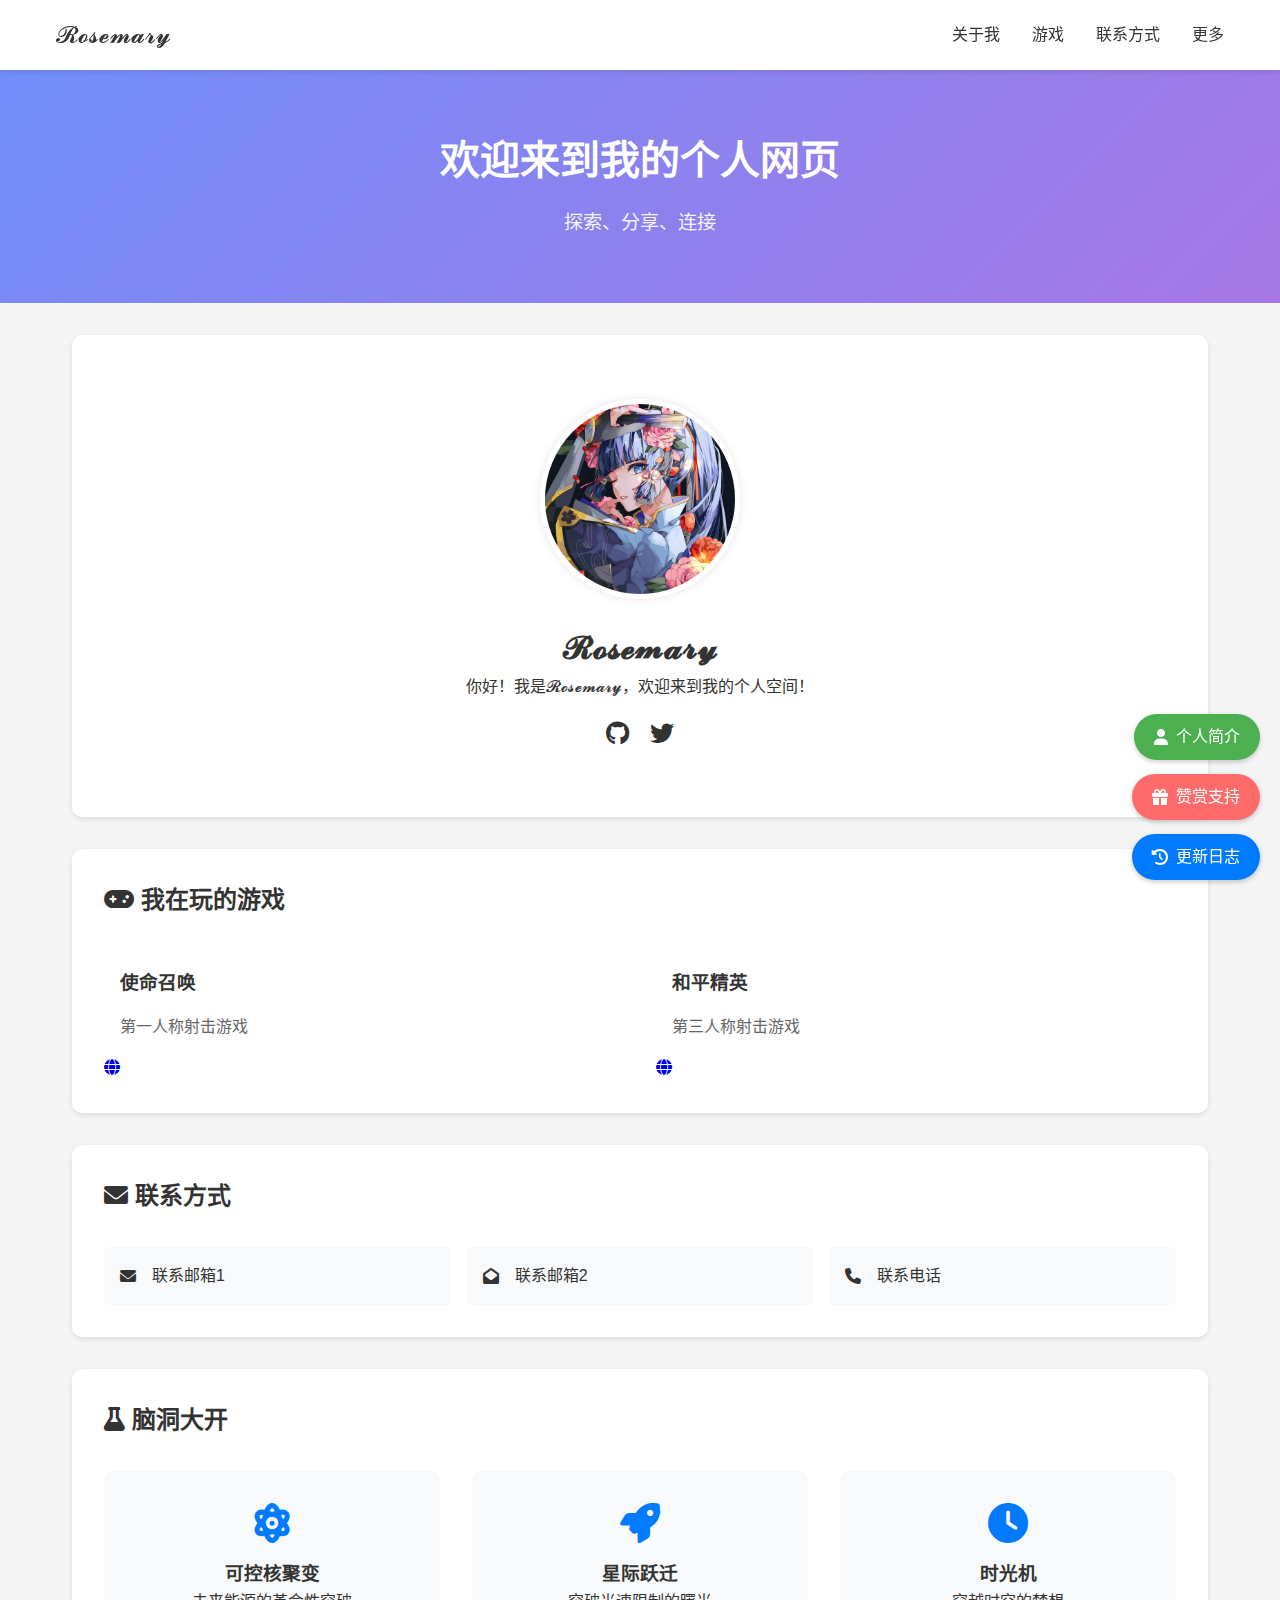
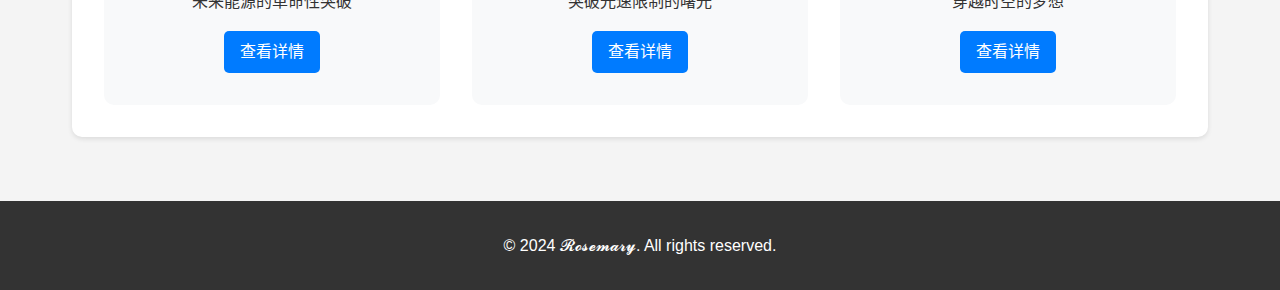
<file: index.html>
<!DOCTYPE html>
<html lang="zh-CN">
<head>
    <meta charset="UTF-8">
    <meta name="viewport" content="width=device-width, initial-scale=1.0">
    <title>Rosemary的个人网页</title>
    <link href="style.css" rel="stylesheet" />
    <link rel="stylesheet" href="https://cdnjs.cloudflare.com/ajax/libs/font-awesome/6.0.0/css/all.min.css">
</head>
<body>
    <nav class="navbar">
        <div class="nav-container">
            <a href="#" class="nav-logo">𝓡𝓸𝓼𝓮𝓶𝓪𝓻𝔂</a>
            <ul class="nav-menu">
                <li><a href="#about">关于我</a></li>
                <li><a href="#games">游戏</a></li>
                <li><a href="#contact">联系方式</a></li>
                <li><a href="#more">更多</a></li>
            </ul>
        </div>
    </nav>
    <div class="hero-section">
        <h1>欢迎来到我的个人网页</h1>
        <p class="subtitle">探索、分享、连接</p>
    </div>

    <div class="container">
        <section id="about" class="section">
            <div class="profile-card">
                <img src="IMG_20240917_154354.jpg" alt="Profile Picture" class="profile-pic">
                <h1>𝓡𝓸𝓼𝓮𝓶𝓪𝓻𝔂</h1>
                <p class="bio">你好！我是𝓡𝓸𝓼𝓮𝓶𝓪𝓻𝔂，欢迎来到我的个人空间！</p>
                
                <div class="social-icons">
                    <a href="https://github.com/137458" target="_blank"><i class="fab fa-github"></i></a>
                    <a href="https://x.com/afga643673" target="_blank"><i class="fab fa-twitter"></i></a>
                </div>
            </div>
        </section>
        <section id="games" class="section">
            <h2><i class="fas fa-gamepad"></i> 我在玩的游戏</h2>
            <div class="games-grid">
                <div class="game-card">
                    <h3>使命召唤</h3>
                    <p>第一人称射击游戏</p>
                    <a href="https://www.callofduty.com/" target="_blank"><i class="fas fa-globe"></i></a>
                </div>
                <div class="game-card">
                    <h3>和平精英</h3>
                    <p>第三人称射击游戏</p>
                    <a href="https://www.pubg.com/" target="_blank"><i class="fas fa-globe"></i></a>
                </div>
            </div>
        </section>

        <section id="contact" class="section">
            <h2><i class="fas fa-envelope"></i> 联系方式</h2>
            <div class="contact-grid">
                <div class="contact-item">
                    <i class="fas fa-envelope"></i>
                    <a href="mailto:463690653@qq.com">联系邮箱1</a>
                </div>
                <div class="contact-item">
                    <i class="fas fa-envelope-open"></i>
                    <a href="mailto:gaaf14738@gmail.com">联系邮箱2</a>
                </div>
                <div class="contact-item">
                    <i class="fas fa-phone"></i>
                    <a href="tel:+8619840789720">联系电话</a>
                </div>
            </div>
        </section>

        <section id="more" class="section">
            <h2><i class="fas fa-flask"></i> 脑洞大开</h2>
            <div class="projects-grid">
                <div class="project-card">
                    <i class="fas fa-atom"></i>
                    <h3>可控核聚变</h3>
                    <p>未来能源的革命性突破</p>
                    <a href="画饼.html" class="btn">查看详情</a>
                </div>
                <div class="project-card">
                    <i class="fas fa-rocket"></i>
                    <h3>星际跃迁</h3>
                    <p>突破光速限制的曙光</p>
                    <a href="画饼.html" class="btn">查看详情</a>
                </div>
                <div class="project-card">
                    <i class="fas fa-clock"></i>
                    <h3>时光机</h3>
                    <p>穿越时空的梦想</p>
                    <a href="画饼.html" class="btn">查看详情</a>
                </div>
            </div>
        </section>
    </div>
    <div class="changelog-button" onclick="showChangelog()">
        <i class="fas fa-history"></i>
        更新日志
    </div>

    <div id="changelog-modal" class="modal">
        <div class="modal-content">
            <span class="close-button" onclick="closeChangelog()">&times;</span>
            <h2>更新日志</h2>
            <div class="changelog-entries">
                <div class="changelog-entry">
                    <h3>2024-12-01</h3>
                    <ul>
                        <li>新增导航栏</li>
                        <li>优化页面布局</li>
                        <li>添加更新日志功能</li>
                        <li>引入Font Awesome图标库</li>
                        <li>优化游戏卡片布局</li>
                        <li>添加赞赏支持</li>
                        <li>添加个人简介</li>
                        
                    </ul>
                </div>
                <div class="changelog-entry">
                    <h3>2024-11-19</h3>
                    <ul>
                        <li>创建初始页面</li>
                        <li>添加个人简介</li>
                        <li>添加联系方式</li>
                        <li>添加游戏卡片</li>
                        <li>添加脑洞大开卡片</li>
                    </ul>
                </div>
            </div>
        </div>
    </div>

    <footer class="footer">
        <p>&copy; 2024 𝓡𝓸𝓼𝓮𝓶𝓪𝓻𝔂. All rights reserved.</p>
    </footer>
<div class="intro-button" onclick="showIntro()">
    <i class="fas fa-user"></i>
    个人简介
</div>



<div class="donate-button" onclick="showDonate()">
    <i class="fas fa-gift"></i>
    赞赏支持
</div>
    <script>
    function showIntro() {
        document.getElementById('intro-modal').style.display = 'block';
    }
    
    function closeIntro() {
        document.getElementById('intro-modal').style.display = 'none';
    }
    
    window.onclick = function(event) {
        let changelogModal = document.getElementById('changelog-modal');
        let donateModal = document.getElementById('donate-modal');
        let introModal = document.getElementById('intro-modal');
        
        if (event.target == changelogModal) {
            changelogModal.style.display = 'none';
        }
        if (event.target == donateModal) {
            donateModal.style.display = 'none';
        }
        if (event.target == introModal) {
            introModal.style.display = 'none';
        }
    }
        function showChangelog() {
            document.getElementById('changelog-modal').style.display = 'block';
        }
        
        function closeChangelog() {
            document.getElementById('changelog-modal').style.display = 'none';
        }
        
        window.onclick = function(event) {
            let modal = document.getElementById('changelog-modal');
                if (event.target == modal) {
                modal.style.display = 'none';
            }
        }
    function showDonate() {
        document.getElementById('donate-modal').style.display = 'block';
    }
    
    function closeDonate() {
        document.getElementById('donate-modal').style.display = 'none';
    }
    
    window.onclick = function(event) {
        let changelogModal = document.getElementById('changelog-modal');
        let donateModal = document.getElementById('donate-modal');
        if (event.target == changelogModal) {
            changelogModal.style.display = 'none';
        }
        if (event.target == donateModal) {
            donateModal.style.display = 'none';
        }
    }
</script>
<div id="donate-modal" class="modal">
    <div class="modal-content donate-content">
        <span class="close-button" onclick="closeDonate()">&times;</span>
        <h2>赞赏支持</h2>
        <p class="donate-text">如果您喜欢我的网页，欢迎赞赏支持！</p>
        <div class="donate-options">
            <div class="donate-item">
                <h3><i class="fab fa-weixin"></i> 微信支付</h3>
                <img src="wxpay.jpg" alt="微信支付二维码" class="qr-code">
            </div>
            <div class="donate-item">
                <h3><i class="fab fa-alipay"></i> 支付宝</h3>
                <img src="alipay.jpg" alt="支付宝二维码" class="qr-code">
            </div>
        </div>
        <p class="donate-thanks">感谢您的支持！</p>
    </div>
</div>
<div id="intro-modal" class="modal">
    <div class="modal-content intro-content">
        <span class="close-button" onclick="closeIntro()">&times;</span>
        <h2>个人简介</h2>
        <div class="intro-container">
            <div class="intro-section">
                <h3><i class="fas fa-info-circle"></i> 基本信息</h3>
                <ul>
                    <li><i class="fas fa-user"></i> 昵称：Rosemary</li>
                    <li><i class="fas fa-heart"></i> 兴趣：编程、游戏、音乐</li>
                </ul>
            </div>
            
            <div class="intro-section">
                <h3><i class="fas fa-code"></i> 技能特长</h3>
                <div class="skill-bars">
                    <div class="skill-bar">
                        <div class="skill-info">
                            <span>HTML</span>
                            <span>85%</span>
                        </div>
                        <div class="progress-line"><span style="width: 85%"></span></div>
                    </div>
                    <div class="skill-bar">
                        <div class="skill-info">
                            <span>CSS</span>
                            <span>75%</span>
                        </div>
                        <div class="progress-line"><span style="width: 75%"></span></div>
                    </div>
                </div>
            </div>
            
            <div class="intro-section">
                <h3><i class="fas fa-history"></i> 个人经历</h3>
                <div class="timeline">
                    <div class="timeline-item">
                        <div class="timeline-date">2024</div>
                        <div class="timeline-content">
                            <h4>个人网站上线</h4>
                            <p>创建并维护个人网站，分享技术经验</p>
                        </div>
                    </div>
                    <div class="timeline-item">
                        <div class="timeline-date">2023</div>
                        <div class="timeline-content">
                            <h4>开始学习编程</h4>
                            <p>系统学习HTML和CSS</p>
                        </div>
                    </div>
                </div>
            </div>
        </div>
    </div>
</div>
</body>
</html>
</file>
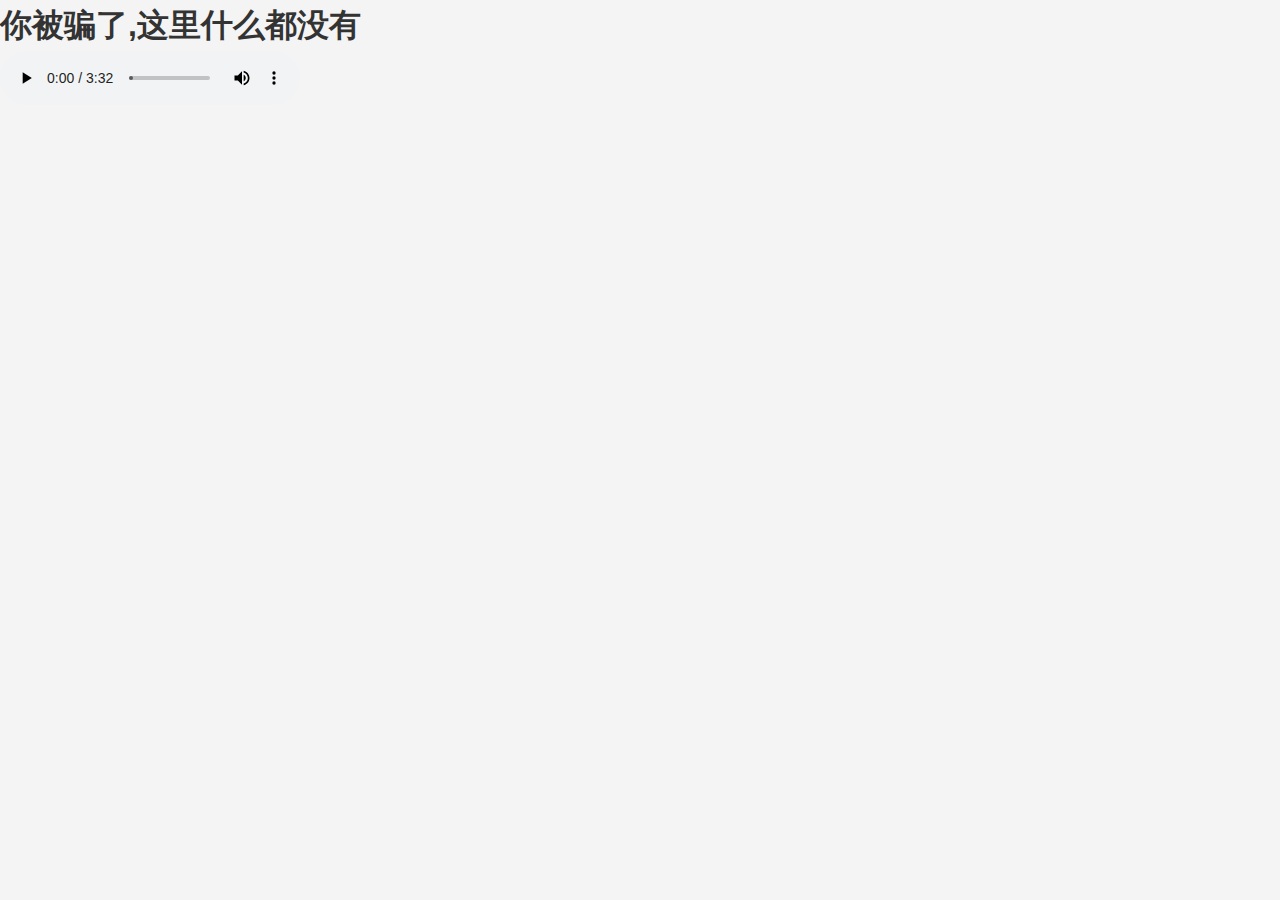
<file: 画饼.html>
<!DOCTYPE html>
<html lang="en">
<head>
    <meta charset="UTF-8">
    <meta name="viewport" content="width=device-width, initial-scale=1.0">
    <title>你被骗了</title>
    <link href="style.css" rel="stylesheet" />
</head>
<body>
    <h1>你被骗了,这里什么都没有</h1>
    <audio controls autoplay="autoplay" loop="loop">
        <source src="never gonna give you up.mp3" type="audio/mpeg" />
        </audio>
</body>
</html>
</file>
<file: style.css>
* {
  margin: 0;  
  padding: 0;
  box-sizing: border-box; 
}

body {
  font-family: 'Arial', sans-serif; 
  line-height: 1.6; 
  color: #333; 
  background-color: #f4f4f4; 
}

.navbar {
  background-color: #fff; 
  box-shadow: 0 2px 5px rgba(0,0,0,0.1); 
  position: fixed; 
  width: 100%; 
  top: 0; 
  z-index: 1000; 
}

.nav-container {
  max-width: 1200px; 
  margin: 0 auto; 
  padding: 1rem; 
  display: flex; 
  justify-content: space-between; 
  align-items: center; 
}

.nav-logo {
  font-size: 1.5rem; 
  text-decoration: none; 
  color: #333; 
}

.nav-menu {
  display: flex; 
  list-style: none; 
}

.nav-menu li {
  margin-left: 2rem; 
}

.nav-menu a {
  text-decoration: none; 
  color: #333; 
  font-weight: 500; 
  transition: color 0.3s; 
}

.nav-menu a:hover {
  color: #007bff; 
}

.hero-section {
  background: linear-gradient(135deg, #6e8efb, #a777e3); 
  color: white; 
  text-align: center; 
  padding: 8rem 2rem 4rem; 
  margin-bottom: 2rem; 
}

.hero-section h1 {
  font-size: 2.5rem; 
  margin-bottom: 1rem; 
}

.subtitle {
  font-size: 1.2rem; 
  opacity: 0.9; 
}
  
.container {
  max-width: 1200px; 
  margin: 0 auto; 
  padding: 0 2rem; 
}

.section {
  background: white; 
  border-radius: 10px; 
  padding: 2rem; 
  margin-bottom: 2rem; 
  box-shadow: 0 2px 5px rgba(0,0,0,0.1); 
}

.profile-card {
  text-align: center; 
  padding: 2rem; 
}

.profile-pic {
  width: 200px; 
  height: 200px; 
  border-radius: 50%; 
  object-fit: cover; 
  margin-bottom: 1rem; 
  border: 5px solid #fff; 
  box-shadow: 0 0 10px rgba(0,0,0,0.1); 
}

.social-icons {
  margin-top: 1rem; 
}

.social-icons a {
  color: #333; 
  font-size: 1.5rem; 
  margin: 0 0.5rem; 
  transition: color 0.3s; 
}

.social-icons a:hover {
  color: #007bff; 
}
.games-grid {
  display: grid; 
  grid-template-columns: repeat(auto-fit, minmax(250px, 1fr)); 
  gap: 2rem; 
  margin-top: 2rem; 
}

.game-card {
  background: #fff; 
  border-radius: 10px; 
  overflow: hidden; 
  transition: transform 0.3s; 
}

.game-card:hover {
  transform: translateY(-5px); 
}

.game-card img {
  width: 100%; 
  height: 150px; 
  object-fit: cover; 
}

.game-card h3 {
  padding: 1rem; 
  margin: 0; 
}

.game-card p {
  padding: 0 1rem 1rem; 
  color: #666; 
}

.contact-grid {
  display: grid; 
  grid-template-columns: repeat(auto-fit, minmax(200px, 1fr)); 
  gap: 1rem; 
  margin-top: 2rem; 
}

.contact-item {
  display: flex; 
  align-items: center; 
  gap: 1rem; 
  padding: 1rem; 
  background: #f8f9fa; 
  border-radius: 5px; 
}

.contact-item a {
  color: #333; 
  text-decoration: none; 
}

.contact-item:hover {
  background: #e9ecef; 
}

.projects-grid {
  display: grid; 
  grid-template-columns: repeat(auto-fit, minmax(250px, 1fr)); 
  gap: 2rem; 
  margin-top: 2rem; 
}

.project-card {
  text-align: center; 
  padding: 2rem; 
  background: #f8f9fa; 
  border-radius: 10px; 
  transition: transform 0.3s; 
}

.project-card:hover {
  transform: translateY(-5px); 
}

.project-card i {
  font-size: 2.5rem; 
  color: #007bff; 
  margin-bottom: 1rem; 
}

.btn {
  display: inline-block; 
  padding: 0.5rem 1rem; 
  background: #007bff; 
  color: white; 
  text-decoration: none; 
  border-radius: 5px; 
  margin-top: 1rem; 
  transition: background 0.3s; 
}

.btn:hover {
  background: #0056b3; 
}


.footer {
  text-align: center; 
  padding: 2rem; 
  background: #333; 
  color: white; 
  margin-top: 4rem; 
}


@media (max-width: 768px) {
  .nav-menu {
      display: none; 
  }
  
  .hero-section {
      padding: 6rem 1rem 3rem; 
  }
  
  .hero-section h1 {
      font-size: 2rem; 
  }
  
  .container {
      padding: 0 1rem; 
  }
}
.changelog-button {
  position: fixed;
  bottom: 20px;
  right: 20px;
  background: #007bff;
  color: white;
  padding: 10px 20px;
  border-radius: 30px;
  cursor: pointer;
  box-shadow: 0 2px 5px rgba(0,0,0,0.2);
  display: flex;
  align-items: center;
  gap: 8px;
  z-index: 999;
  transition: transform 0.3s, background-color 0.3s;
}

.changelog-button:hover {
  transform: translateY(-2px);
  background: #0056b3;
}

.modal {
  display: none;
  position: fixed;
  top: 0;
  left: 0;
  width: 100%;
  height: 100%;
  background-color: rgba(0,0,0,0.5);
  z-index: 1000;
}

.modal-content {
  position: relative;
  background-color: #fff;
  margin: 15% auto;
  padding: 20px;
  width: 80%;
  max-width: 600px;
  border-radius: 10px;
  box-shadow: 0 5px 15px rgba(0,0,0,0.3);
  animation: slideIn 0.3s ease-out;
}

@keyframes slideIn {
  from {
      transform: translateY(-100px);
      opacity: 0;
  }
  to {
      transform: translateY(0);
      opacity: 1;
  }
}

.close-button {
  position: absolute;
  right: 20px;
  top: 10px;
  font-size: 28px;
  font-weight: bold;
  color: #666;
  cursor: pointer;
}

.close-button:hover {
  color: #333;
}

.changelog-entries {
  max-height: 400px;
  overflow-y: auto;
  padding: 10px;
}

.changelog-entry {
  margin-bottom: 20px;
  padding-bottom: 20px;
  border-bottom: 1px solid #eee;
}

.changelog-entry:last-child {
  border-bottom: none;
}

.changelog-entry h3 {
  color: #007bff;
  margin-bottom: 10px;
}

.changelog-entry ul {
  list-style-type: none;
  padding-left: 20px;
}

.changelog-entry ul li {
  position: relative;
  padding-left: 20px;
  margin-bottom: 5px;
}

.changelog-entry ul li::before {
  content: "•";
  color: #007bff;
  position: absolute;
  left: 0;
}

.donate-button {
  position: fixed;
  bottom: 80px; 
  right: 20px;
  background: #ff6b6b;
  color: white;
  padding: 10px 20px;
  border-radius: 30px;
  cursor: pointer;
  box-shadow: 0 2px 5px rgba(0,0,0,0.2);
  display: flex;
  align-items: center;
  gap: 8px;
  z-index: 999;
  transition: transform 0.3s, background-color 0.3s;
}

.donate-button:hover {
  transform: translateY(-2px);
  background: #ff5252;
}

.donate-content {
  max-width: 500px;
  text-align: center;
}

.donate-text {
  margin: 20px 0;
  color: #666;
  font-size: 1.1em;
}

.donate-options {
  display: flex;
  justify-content: center;
  gap: 30px;
  margin: 30px 0;
}

.donate-item {
  flex: 1;
  max-width: 200px;
}

.donate-item h3 {
  margin-bottom: 15px;
  color: #333;
  display: flex;
  align-items: center;
  justify-content: center;
  gap: 8px;
}

.donate-item h3 i {
  font-size: 1.2em;
}

.fa-weixin {
  color: #07c160;
}

.fa-alipay {
  color: #1677ff;
}

.qr-code {
  width: 100%;
  max-width: 180px;
  border-radius: 8px;
  box-shadow: 0 2px 8px rgba(0,0,0,0.1);
  transition: transform 0.3s;
}

.qr-code:hover {
  transform: scale(1.05);
}

.donate-thanks {
  margin-top: 20px;
  color: #666;
  font-style: italic;
}
  
.intro-button {
  position: fixed;
  bottom: 140px; 
  right: 20px;
  background: #4CAF50;
  color: white;
  padding: 10px 20px;
  border-radius: 30px;
  cursor: pointer;
  box-shadow: 0 2px 5px rgba(0,0,0,0.2);
  display: flex;
  align-items: center;
  gap: 8px;
  z-index: 999;
  transition: transform 0.3s, background-color 0.3s;
}

.intro-button:hover {
  transform: translateY(-2px);
  background: #45a049;
}

.intro-content {
  max-width: 800px;
  max-height: 80vh;
  overflow-y: auto;
}

.intro-container {
  padding: 20px;
}

.intro-section {
  margin-bottom: 30px;
  padding: 20px;
  background: #f8f9fa;
  border-radius: 10px;
}

.intro-section h3 {
  color: #333;
  margin-bottom: 15px;
  display: flex;
  align-items: center;
  gap: 10px;
}

.intro-section ul {
  list-style: none;
  padding: 0;
}

.intro-section ul li {
  margin: 10px 0;
  display: flex;
  align-items: center;
  gap: 10px;
}

.timeline {
  position: relative;
  padding: 20px 0;
}

.timeline::before {
  content: '';
  position: absolute;
  left: 50%;
  transform: translateX(-50%);
  width: 2px;
  height: 100%;
  background: #ddd;
}

.timeline-item {
  margin-bottom: 30px;
  position: relative;
  display: flex;
  justify-content: center;
  align-items: flex-start;
  gap: 20px;
}

.timeline-date {
  min-width: 100px;
  padding: 5px 10px;
  background: #4CAF50;
  color: white;
  border-radius: 20px;
  text-align: center;
}

.timeline-content {
  flex: 1;
  padding: 15px;
  background: white;
  border-radius: 8px;
  box-shadow: 0 2px 5px rgba(0,0,0,0.1);
}

.timeline-content h4 {
  margin: 0 0 10px 0;
  color: #333;
}

.timeline-content p {
  margin: 0;
  color: #666;
}

.skill-bars {
  padding: 10px 0;
}

.skill-bar {
  margin-bottom: 15px;
}

.skill-info {
  display: flex;
  justify-content: space-between;
  margin-bottom: 5px;
}

.progress-line {
  height: 8px;
  background: #e0e0e0;
  border-radius: 4px;
  overflow: hidden;
}

.progress-line span {
  display: block;
  height: 100%;
  background: linear-gradient(45deg, #4CAF50, #45a049);
  border-radius: 4px;
  transition: width 1s ease;
}
  
@media (max-width: 768px) {
  .intro-content {
      margin: 10px;
      max-height: 90vh;
  }
  
  .timeline::before {
      left: 20px;
  }
  
  .timeline-item {
      flex-direction: column;
      margin-left: 40px;
  }
  
  .timeline-date {
      align-self: flex-start;
  }
}
</file>
